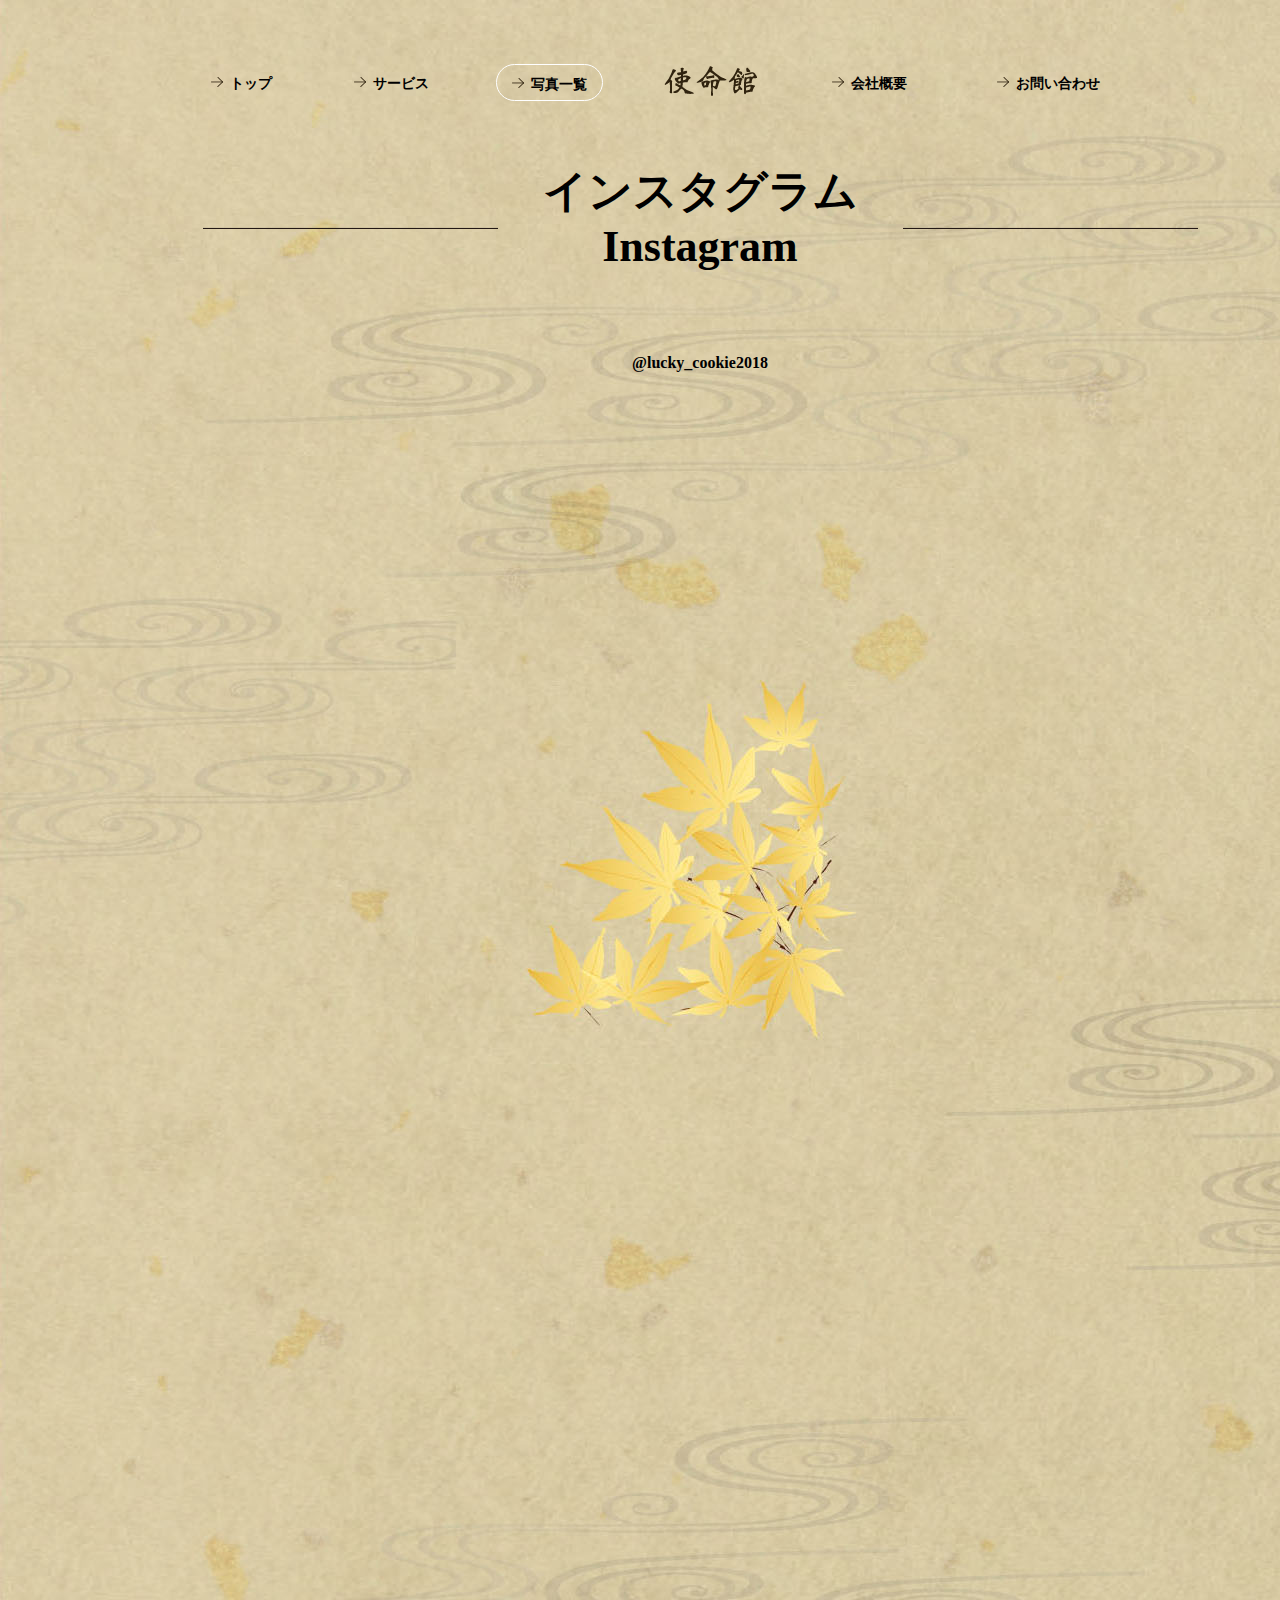
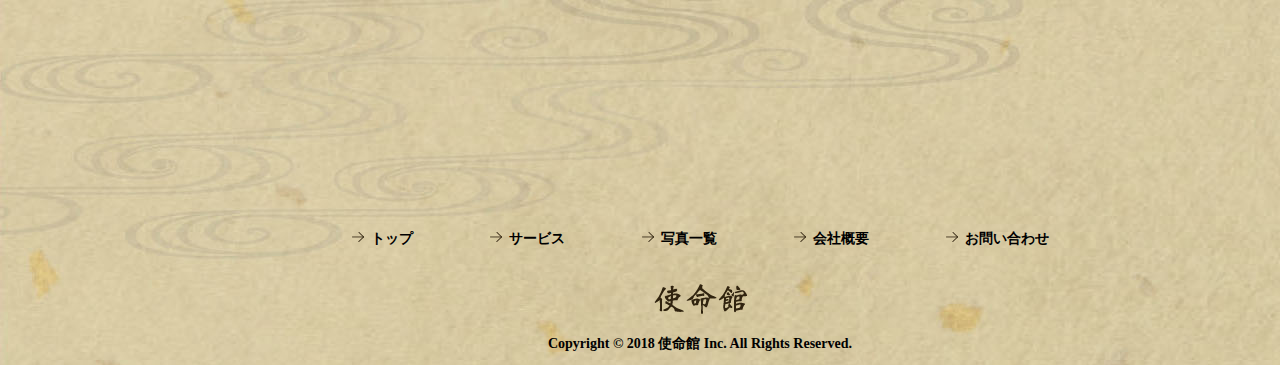
<file: instagram.html>
<!DOCTYPE html>
<html lang="en">
<!-- Head BEGIN -->
<head>
  <meta charset="utf-8">
  <title>使命館</title>

  <meta content="width=device-width, initial-scale=1.0" name="viewport">
  <meta http-equiv="X-UA-Compatible" content="IE=edge,chrome=1">

  <meta content="Firewolf Shop UI description" name="description">
  <meta content="Firewolf Shop UI keywords" name="keywords">
  <meta content="Firewolf" name="author">

  <meta property="og:site_name" content="-CUSTOMER VALUE-">
  <meta property="og:title" content="-CUSTOMER VALUE-">
  <meta property="og:description" content="-CUSTOMER VALUE-">
  <meta property="og:type" content="website">
  <meta property="og:image" content="-CUSTOMER VALUE-"><!-- link to image for socio -->
  <meta property="og:url" content="-CUSTOMER VALUE-">

  <link rel="shortcut icon" href="#">

  <!-- Fonts START -->
  <link href="http://fonts.googleapis.com/css?family=Open+Sans:300,400,600,700|PT+Sans+Narrow|Source+Sans+Pro:200,300,400,600,700,900&amp;subset=all" rel="stylesheet" type="text/css">
  <!-- Fonts END -->

  <!-- Global styles START -->          
  <link href="./css/style.css" rel="stylesheet">
  <!-- Global styles END --> 
  

</head>
<!-- Head END -->

<!-- Body BEGIN -->
<body class="">
    <div class="container instagram"> 

        <!-- BEGIN HEADER -->
        <div class="header">
            <div class="header-navigation">
                <ul>
                    <li>
                        <a href="./index.html">
                            <div class="nav-box">
                                <img src="./img/right-arrow.png">
                                <span class="header-nav">トップ</span>
                            </div>
                        </a>
                    </li>
                    <li>
                        <a href="./service.html">
                            <div class="nav-box">
                                <img src="./img/right-arrow.png">
                                <span class="header-nav">サービス</span>
                            </div>
                        </a>
                    </li>
                    <li>
                        <a href="./instagram.html">       
                            <div class="nav-box">
                                <img src="./img/right-arrow.png">
                                <span class="header-nav">写真一覧</span>
                            </div>
                        </a>         
                    </li>
                    <li>
                        <a href="./index.html">
                            <span class="site-title"><img src="./img/logo.png" alt="使命館"></span>
                        </a>
                    </li>
                    <li>
                        <a href="./profile.html">
                            <div class="nav-box">
                                <img src="./img/right-arrow.png">
                                <span class="header-nav">会社概要</span>
                            </div>
                        </a>
                    </li>
                    <li>
                        <a href="./contact.php">
                            <div class="nav-box">
                                <img src="./img/right-arrow.png">
                                <span class="header-nav">お問い合わせ</span>
                            </div>
                        </a>
                    </li>
                </ul>
            </div>
        </div>
        <!-- Header END -->

	    <div class="subpage-title instagram-title">
	    	<div class="content">
		    	<img src="./img/service-line.png" class="pull-left">
		    	<div class="pull-left">
		    		<p>インスタグラム</p>
		    		<p>Instagram</p>
		    	</div>
		    	<img src="./img/service-line.png" class="pull-left">
	    	</div>
	    </div>

	    <div class="instagram-part">
        <!-- InstaWidget -->
        <a href="https://instawidget.net/v/user/lucky_cookie2018" id="link-d0c2bd8b3aa2c1f96edc5c777a0a04f5e9b3582b7e2f89307290eddf2fa9b5ea">@lucky_cookie2018</a>
        <script src="https://instawidget.net/js/instawidget.js?u=d0c2bd8b3aa2c1f96edc5c777a0a04f5e9b3582b7e2f89307290eddf2fa9b5ea&width=985px"></script>
	    </div>

<!-- BEGIN FOOTER -->
<div class="footer">	    	
	<div class="footer-navigation">
    	<ul>
    		<li>
                <a href="./">
        			<div class="nav-box">
    	    			<img src="./img/right-arrow.png">
    	    			<span class="footer-nav">トップ</span>
    	    		</div>
                </a>
    		</li>
    		<li>
                <a href="./service.html">
        			<div class="nav-box">
    	    			<img src="./img/right-arrow.png">
    	    			<span class="footer-nav">サービス</span>
    	    		</div>
                </a>
    		</li>
    		<li>
                <a href="./instagram.html"> 
        			<div class="nav-box">
    	    			<img src="./img/right-arrow.png">
    	    			<span class="footer-nav">写真一覧</span>
    	    		</div>
                </a>
    		</li>
    		<li>
                <a href="./profile.html">
        			<div class="nav-box">
    	    			<img src="./img/right-arrow.png">
    	    			<span class="footer-nav">会社概要</span>
    	    		</div>
                </a>
    		</li>
    		<li>
                <a href="./contact.php">
        			<div class="nav-box">
    	    			<img src="./img/right-arrow.png">
    	    			<span class="footer-nav">お問い合わせ</span>
    	    		</div>
                </a>
    		</li>
    	</ul>
    </div>
    <div class="footer-bar">
    	<a href="./index.html">
           <img src="./img/logo.png" alt="使命館">
        </a>
    	<p>Copyright © 2018 使命館 Inc. All Rights Reserved.</p>
    </div>
    <div class="clearfix"></div>
</div>
<!-- END FOOTER -->
	    
	    <div class="clearfix"></div>
	</div>

    <!-- Load javascripts at bottom, this will reduce page load time -->
    <!-- BEGIN CORE PLUGINS (REQUIRED FOR ALL PAGES) -->
    <script src="./js/jquery.min.js" type="text/javascript"></script>
    <script type="text/javascript">var page = 3;</script>
    <script src="./js/layout.js" type="text/javascript"></script>
    <!-- END CORE PLUGINS -->
</body>
<!-- END BODY -->
</html>
</file>
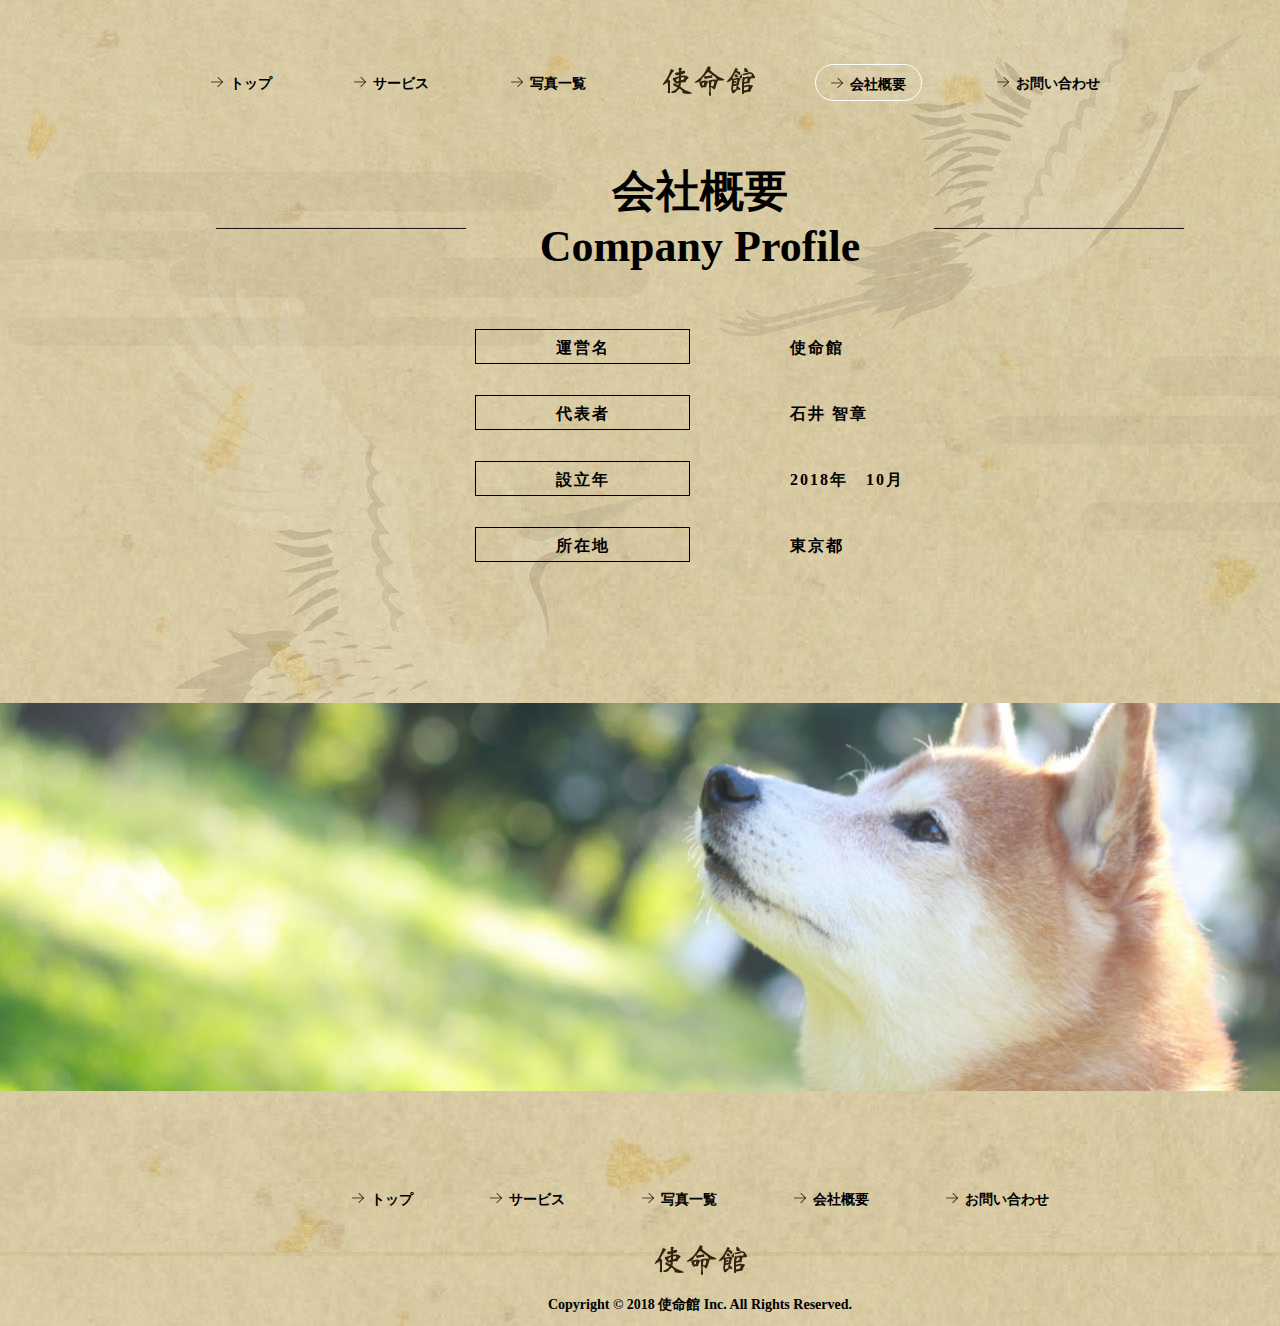
<file: profile.html>
<!DOCTYPE html>
<html lang="en">
<!-- Head BEGIN -->
<head>
  <meta charset="utf-8">
  <title>使命館</title>

  <meta content="width=device-width, initial-scale=1.0" name="viewport">
  <meta http-equiv="X-UA-Compatible" content="IE=edge,chrome=1">

  <meta content="Firewolf Shop UI description" name="description">
  <meta content="Firewolf Shop UI keywords" name="keywords">
  <meta content="Firewolf" name="author">

  <meta property="og:site_name" content="-CUSTOMER VALUE-">
  <meta property="og:title" content="-CUSTOMER VALUE-">
  <meta property="og:description" content="-CUSTOMER VALUE-">
  <meta property="og:type" content="website">
  <meta property="og:image" content="-CUSTOMER VALUE-"><!-- link to image for socio -->
  <meta property="og:url" content="-CUSTOMER VALUE-">

  <link rel="shortcut icon" href="#">

  <!-- Fonts START -->
  <link href="http://fonts.googleapis.com/css?family=Open+Sans:300,400,600,700|PT+Sans+Narrow|Source+Sans+Pro:200,300,400,600,700,900&amp;subset=all" rel="stylesheet" type="text/css">
  <!-- Fonts END -->

  <!-- Global styles START -->          
  <link href="./css/style.css" rel="stylesheet">
  <!-- Global styles END --> 
  

</head>
<!-- Head END -->

<!-- Body BEGIN -->
<body class="">
    <div class="container profile"> 

        <!-- BEGIN HEADER -->
        <div class="header">
            <div class="header-navigation">
                <ul>
                    <li>
                        <a href="./index.html">
                            <div class="nav-box">
                                <img src="./img/right-arrow.png">
                                <span class="header-nav">トップ</span>
                            </div>
                        </a>
                    </li>
                    <li>
                        <a href="./service.html">
                            <div class="nav-box">
                                <img src="./img/right-arrow.png">
                                <span class="header-nav">サービス</span>
                            </div>
                        </a>
                    </li>
                    <li>
                        <a href="./instagram.html">       
                            <div class="nav-box">
                                <img src="./img/right-arrow.png">
                                <span class="header-nav">写真一覧</span>
                            </div>
                        </a>         
                    </li>
                    <li>
                        <a href="./index.html">
                            <span class="site-title"><img src="./img/logo.png" alt="使命館"></span>
                        </a>
                    </li>
                    <li>
                        <a href="./profile.html">
                            <div class="nav-box">
                                <img src="./img/right-arrow.png">
                                <span class="header-nav">会社概要</span>
                            </div>
                        </a>
                    </li>
                    <li>
                        <a href="./contact.php">
                            <div class="nav-box">
                                <img src="./img/right-arrow.png">
                                <span class="header-nav">お問い合わせ</span>
                            </div>
                        </a>
                    </li>
                </ul>
            </div>
        </div>
        <!-- Header END -->
	    <div class="subpage-title profile-title">
	    	<div class="content">
		    	<img src="./img/service-line.png" class="pull-left">
		    	<div class="pull-left">
		    		<p>会社概要</p>
		    		<p>Company Profile</p>
		    	</div>
		    	<img src="./img/service-line.png" class="pull-left">
	    	</div>
	    </div>

	    <div class="profile-part">
	    	<div class="description">
                <div class="contain-profile">
                    <p class="rect">運営名</p><p>使命館</p>
                </div>
                <div class="contain-profile">
                    <p class="rect">代表者</p><p>石井 智章</p>
                </div>
                <div class="contain-profile">
                    <p class="rect">設立年</p><p>2018年　10月</p>
                </div>
                <div class="contain-profile">
                    <p class="rect">所在地</p><p>東京都</p>
                </div>
	    	</div>
	    	<div class="figure">
	    		<img src="./img/profile-figure.jpg">
	    	</div>
	    	<div class="clearfix"></div>
	    </div>

<!-- BEGIN FOOTER -->
<div class="footer">	    	
	<div class="footer-navigation">
    	<ul>
    		<li>
                <a href="./">
        			<div class="nav-box">
    	    			<img src="./img/right-arrow.png">
    	    			<span class="footer-nav">トップ</span>
    	    		</div>
                </a>
    		</li>
    		<li>
                <a href="./service.html">
        			<div class="nav-box">
    	    			<img src="./img/right-arrow.png">
    	    			<span class="footer-nav">サービス</span>
    	    		</div>
                </a>
    		</li>
    		<li>
                <a href="./instagram.html"> 
        			<div class="nav-box">
    	    			<img src="./img/right-arrow.png">
    	    			<span class="footer-nav">写真一覧</span>
    	    		</div>
                </a>
    		</li>
    		<li>
                <a href="./profile.html">
        			<div class="nav-box">
    	    			<img src="./img/right-arrow.png">
    	    			<span class="footer-nav">会社概要</span>
    	    		</div>
                </a>
    		</li>
    		<li>
                <a href="./contact.php">
        			<div class="nav-box">
    	    			<img src="./img/right-arrow.png">
    	    			<span class="footer-nav">お問い合わせ</span>
    	    		</div>
                </a>
    		</li>
    	</ul>
    </div>
    <div class="footer-bar">
    	<a href="./index.html">
           <img src="./img/logo.png" alt="使命館">
        </a>
    	<p>Copyright © 2018 使命館 Inc. All Rights Reserved.</p>
    </div>
    <div class="clearfix"></div>
</div>
<!-- END FOOTER -->
	    
	    <div class="clearfix"></div>
	</div>

    <!-- Load javascripts at bottom, this will reduce page load time -->
    <!-- BEGIN CORE PLUGINS (REQUIRED FOR ALL PAGES) -->
    <script src="./js/jquery.min.js" type="text/javascript"></script>
    <script type="text/javascript">var page = 5;</script>
    <script src="./js/layout.js" type="text/javascript"></script>
    <!-- END CORE PLUGINS -->
</body>
<!-- END BODY -->
</html>
</file>
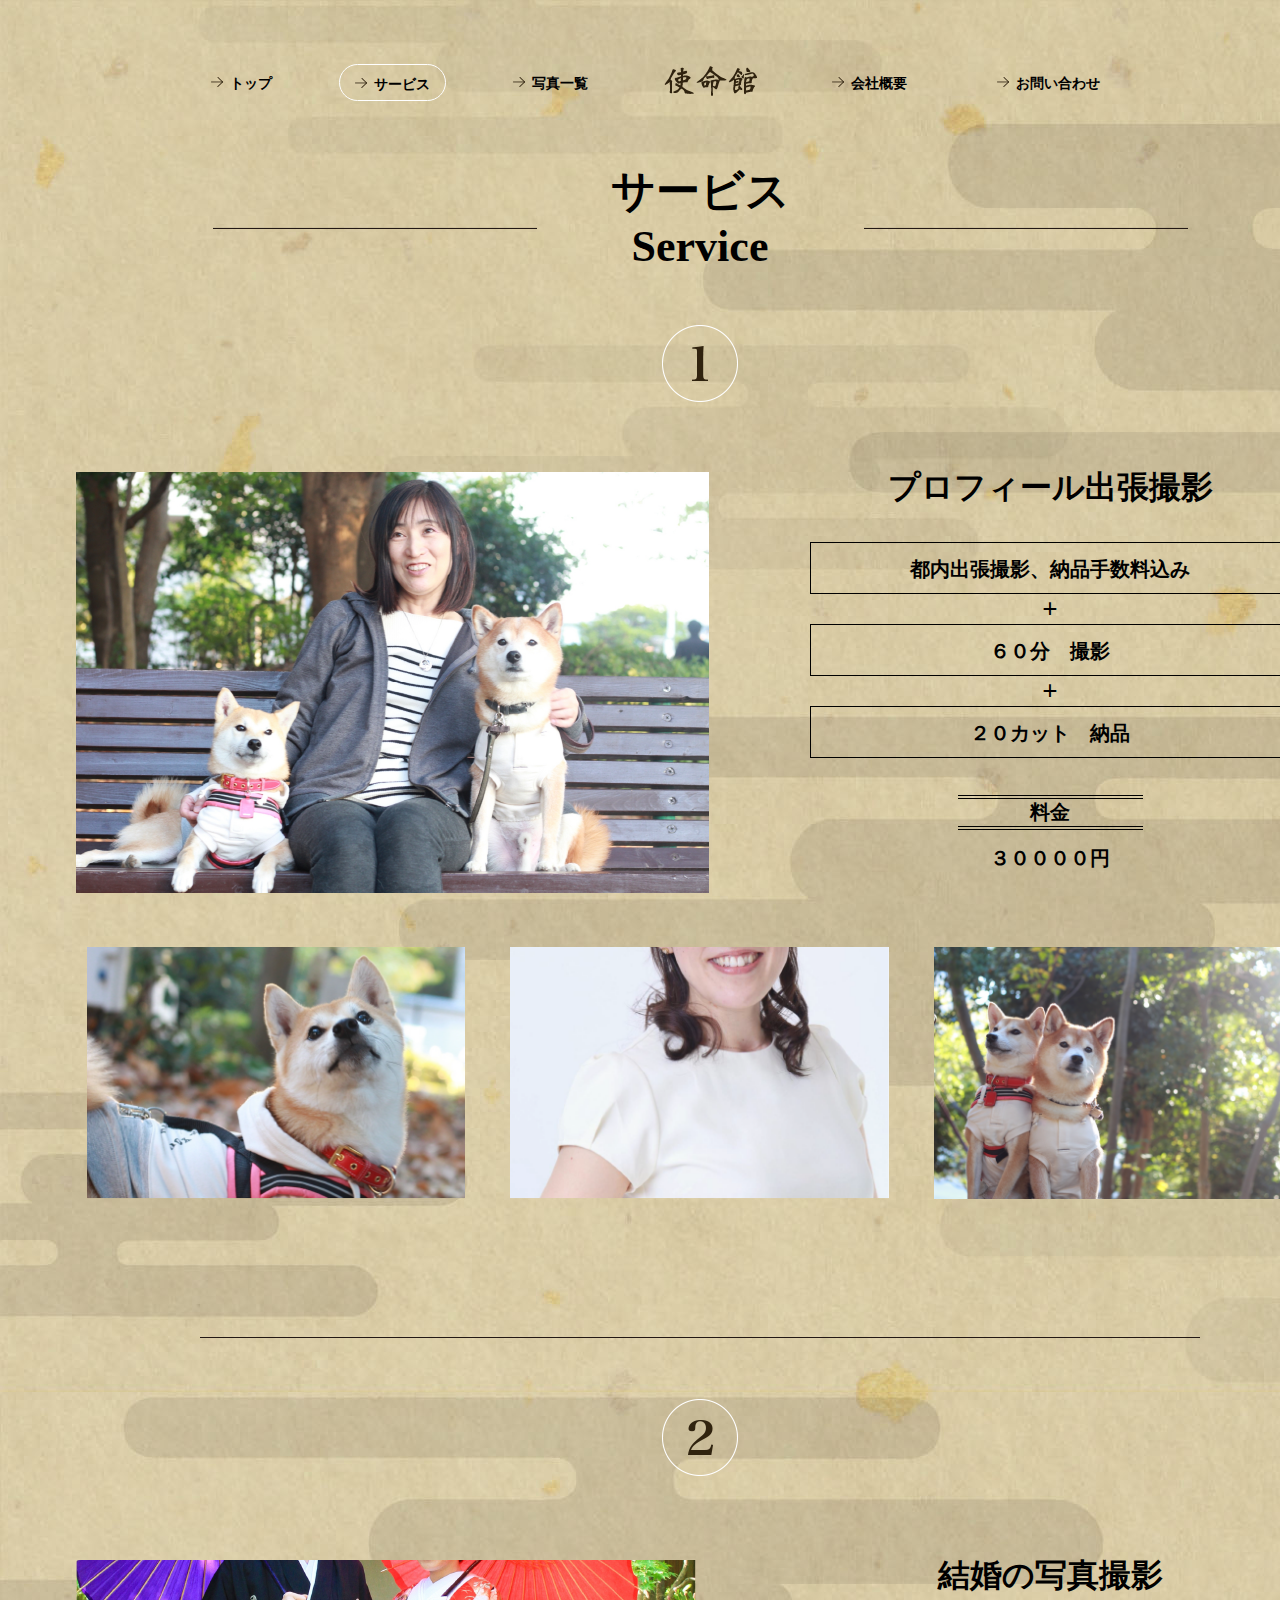
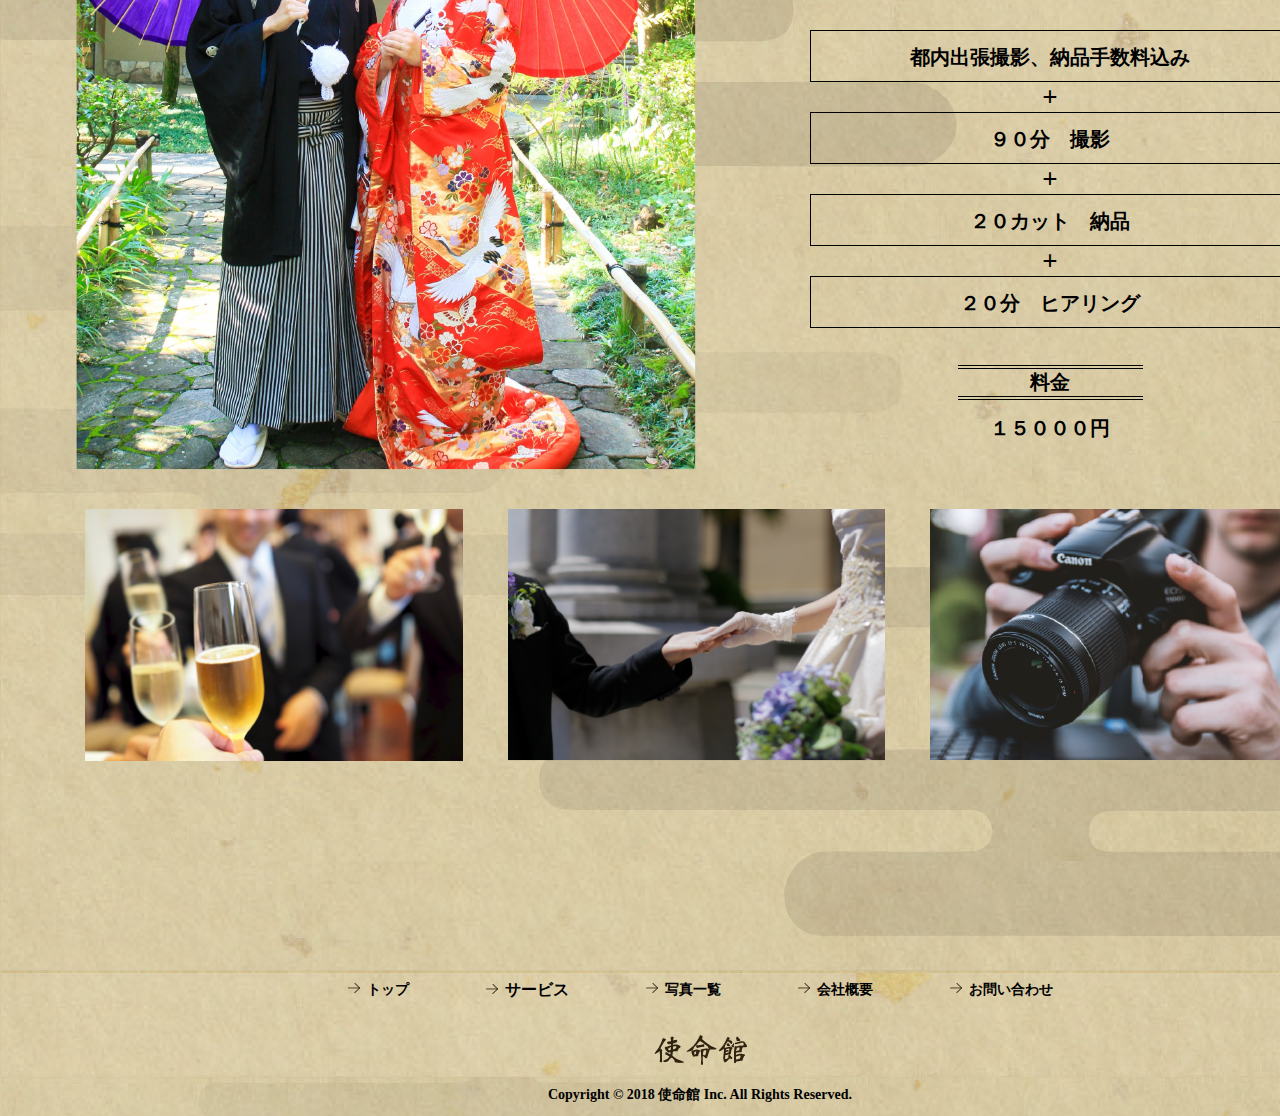
<file: service.html>
<!DOCTYPE html>
<html lang="en">
<!-- Head BEGIN -->
<head>
  <meta charset="utf-8">
  <title>使命館</title>

  <meta content="width=device-width, initial-scale=1.0" name="viewport">
  <meta http-equiv="X-UA-Compatible" content="IE=edge,chrome=1">

  <meta content="Firewolf Shop UI description" name="description">
  <meta content="Firewolf Shop UI keywords" name="keywords">
  <meta content="Firewolf" name="author">

  <meta property="og:site_name" content="-CUSTOMER VALUE-">
  <meta property="og:title" content="-CUSTOMER VALUE-">
  <meta property="og:description" content="-CUSTOMER VALUE-">
  <meta property="og:type" content="website">
  <meta property="og:image" content="-CUSTOMER VALUE-"><!-- link to image for socio -->
  <meta property="og:url" content="-CUSTOMER VALUE-">

  <link rel="shortcut icon" href="#">

  <!-- Fonts START -->
  <link href="http://fonts.googleapis.com/css?family=Open+Sans:300,400,600,700|PT+Sans+Narrow|Source+Sans+Pro:200,300,400,600,700,900&amp;subset=all" rel="stylesheet" type="text/css">
  <!-- Fonts END -->

  <!-- Global styles START -->          
  <link href="./css/style.css" rel="stylesheet">
  <!-- Global styles END --> 
  

</head>
<!-- Head END -->

<!-- Body BEGIN -->
<body class="">
    <div class="container service"> 

        <!-- BEGIN HEADER -->
        <div class="header">
            <div class="header-navigation">
                <ul>
                    <li>
                        <a href="./index.html">
                            <div class="nav-box">
                                <img src="./img/right-arrow.png">
                                <span class="header-nav">トップ</span>
                            </div>
                        </a>
                    </li>
                    <li>
                        <a href="./service.html">
                            <div class="nav-box">
                                <img src="./img/right-arrow.png">
                                <span class="header-nav">サービス</span>
                            </div>
                        </a>
                    </li>
                    <li>
                        <a href="./instagram.html">       
                            <div class="nav-box">
                                <img src="./img/right-arrow.png">
                                <span class="header-nav">写真一覧</span>
                            </div>
                        </a>         
                    </li>
                    <li>
                        <a href="./index.html">
                            <span class="site-title"> <img src="./img/logo.png" alt="使命館"></span>
                        </a>
                    </li>
                    <li>
                        <a href="./profile.html">
                            <div class="nav-box">
                                <img src="./img/right-arrow.png">
                                <span class="header-nav">会社概要</span>
                            </div>
                        </a>
                    </li>
                    <li>
                        <a href="./contact.php">
                            <div class="nav-box">
                                <img src="./img/right-arrow.png">
                                <span class="header-nav">お問い合わせ</span>
                            </div>
                        </a>
                    </li>
                </ul>
            </div>
        </div>
        <!-- Header END -->
	    <div class="subpage-title service-title">
	    	<div class="content">
		    	<img src="./img/service-line.png" class="pull-left">
		    	<div class="pull-left">
		    		<p>サービス</p>
		    		<p>Service</p>
		    	</div>
		    	<img src="./img/service-line.png" class="pull-left">
	    	</div>
	    </div>

	    <div class="service-one">
	    	<div class="num">
	    		<img src="./img/circle-num-1.png">
	    	</div>
	    	<div class="top">
	    		<div class="left col-6">
	    			<img src="./img/service-img-1.png">
	    		</div>
	    		<div class="right col-6">
                    <div class="contain-rect">
    	    			<p class="rect-title">プロフィール出張撮影</p>
    	    			<!-- <img src="./img/service-one-grid.png"> -->
                        <div class="rect">
    	    			    <p>都内出張撮影、納品手数料込み</p>
                        </div>
                        <div class="plus">
                            +
                        </div>
                        <div class="rect">
    	    			<p>６０分　撮影</p>
                        </div>
                         <div class="plus">
                            +
                        </div>
    	    			<div class="rect">
                        <p>２０カット　納品</p>
                        </div>
                        <div class="double-rect">
    	    			<p>料金</p>
                        </div>
                        <div class="rect1">
    	    			<p>３００００円</p>
                        </div>
                    </div>
	    		</div>
	    		<div class="clearfix"></div>
	    	</div>
	    	<div class="down">
	    		<img src="./img/service-top-img-1.png">
	    		<img src="./img/service-top-img-2.png">
	    		<img src="./img/service-top-img-3.png">
	    	</div>
	    	<div class="end">
	    		<img src="./img/border.png">
	    	</div>
	    	<div class="clearfix"></div>
	    </div>

	    <div class="service-two">
	    	<div class="num">
	    		<img src="./img/circle-num-2.png">
	    	</div>
	    	<div class="top">
	    		<div class="left col-6">
	    			<img src="./img/service-img-2.png">
	    		</div>
	    		<div class="right col-6">
	    			<div class="contain-rect">
                        <p class="rect-title">結婚の写真撮影</p>
                        <!-- <img src="./img/service-one-grid.png"> -->
                        <div class="rect">
                            <p>都内出張撮影、納品手数料込み</p>
                        </div>
                        <div class="plus">
                            +
                        </div>
                        <div class="rect">
                        <p>９０分　撮影</p>
                        </div>
                         <div class="plus">
                            +
                        </div>
                        <div class="rect">
                        <p>２０カット　納品</p>
                        </div>
                         <div class="plus">
                            +
                        </div>
                        <div class="rect">
                        <p>２０分　ヒアリング</p>
                        </div>
                        <div class="double-rect">
                        <p>料金</p>
                        </div>
                        <div class="rect1">
                        <p>１５０００円</p>
                        </div>
                    </div>

	    		</div>
	    		<div class="clearfix"></div>
	    	</div>
	    	<div class="down">
	    		<img src="./img/service-top-img-4.png">
	    		<img src="./img/service-top-img-5.png">
	    		<img src="./img/service-top-img-6.png">
	    	</div>
	    	<div class="clearfix"></div>
	    </div>

<!-- BEGIN FOOTER -->
<div class="footer">	    	
	<div class="footer-navigation">
    	<ul>
    		<li>
                <a href="./">
        			<div class="nav-box">
    	    			<img src="./img/right-arrow.png">
    	    			<span class="footer-nav">トップ</span>
    	    		</div>
                </a>
    		</li>
    		<li>
                <a href="./service.html">
        			<div class="nav-box">
    	    			<img src="./img/right-arrow.png">
    	    			<span class="footer
                        -nav">サービス</span>
    	    		</div>
                </a>
    		</li>
    		<li>
                <a href="./instagram.html"> 
        			<div class="nav-box">
    	    			<img src="./img/right-arrow.png">
    	    			<span class="footer-nav">写真一覧</span>
    	    		</div>
                </a>
    		</li>
    		<li>
                <a href="./profile.html">
        			<div class="nav-box">
    	    			<img src="./img/right-arrow.png">
    	    			<span class="footer-nav">会社概要</span>
    	    		</div>
                </a>
    		</li>
    		<li>
                <a href="./contact.php">
        			<div class="nav-box">
    	    			<img src="./img/right-arrow.png">
    	    			<span class="footer-nav">お問い合わせ</span>
    	    		</div>
                </a>
    		</li>
    	</ul>
    </div>
    <div class="footer-bar">
    	<a href="./index.html">
             <img src="./img/logo.png" alt="使命館">
        </a>
    	<p>Copyright © 2018 使命館 Inc. All Rights Reserved.</p>
    </div>
    <div class="clearfix"></div>
</div>
<!-- END FOOTER -->
	    
	    <div class="clearfix"></div>
	</div>

    <!-- Load javascripts at bottom, this will reduce page load time -->
    <!-- BEGIN CORE PLUGINS (REQUIRED FOR ALL PAGES) -->
    <script src="./js/jquery.min.js" type="text/javascript"></script>
    <script type="text/javascript">var page = 2;</script>
    <script src="./js/layout.js" type="text/javascript"></script>
    <!-- END CORE PLUGINS -->
</body>
<!-- END BODY -->
</html>
</file>
<file: css/style.css>
/*begin common style*/
*{
    -webkit-box-sizing: border-box;
    -moz-box-sizing: border-box;
    box-sizing: border-box;
    padding: 0;
    margin: 0;
}

html{box-sizing:border-box}*,*:before,*:after{box-sizing:inherit}

::placeholder{
	color: #D9D9D9;
}

.border-black{
    border:5px solid black;
}

.container{
    margin-right: auto;
    margin-left: auto;
    width: 1400px;
}

.pull-left {
	float: left;
}

.pull-right {
	float: right;
}

.clearfix {
	clear: both;
}

[class*="col-"]{
    float: left;
    padding: 15px;
}

.col-6{
    width: 50%;
}

.sp-show{
    display: none !important;
}

.sp-hide{
    display: block;
}

body{
    direction: ltr;
    background: #525659;
    font-family:"Hiragino Mincho ProN", "小塚ゴシック Pr6N R","游明朝", YuMincho, "ヒラギノ明朝 ProN W3",  "ＭＳ Ｐ明朝", "ＭＳ 明朝", serif;
    font-weight: 900;
    min-height: 100%;
}

a {
    text-decoration:none;
    color: #000;
}

ul {
    list-style: none;
}
img {
    max-width: 1399px;
}
/*end common style*/

/*begin header style*/
.header{
    height: 174px;
    padding-top: 58px;
}
.header ul {
    height: 36px;
    width: 1008px;
        margin: 0 auto;
}
.header ul li {
    float: left;
    margin-right: 52px;
}
.header ul li:nth-child(5){
    margin-left: 0px;
    margin-right: 60px;
}
.header ul li:last-child{
    margin-right: 0;
}
.header ul li a{
    color: #000;
}
.header .nav-box{
    height: 37px;
    line-height: 37px;
    padding-left: 15px;
    padding-right: 15px;
    margin-top: 6px;
    font-weight:bold;
}
.header .nav-box img{
    margin-bottom: 1px;
    margin-right: 3px;
}
.header .nav-active{
    border: 1px solid #fff;
    border-radius: 20px;
}
.header-nav{
    line-height: 37px;
    font-size: 14px;
}
.site-title{
    font-size: 32px;
}
/*end header style*/

/*begin footer style*/
.footer-navigation{
    margin-top:95px;
    padding-bottom: 16px;
}
.footer-navigation .nav-box img{
    margin-bottom: 1px;
    margin-right: 3px;
}
.footer ul {
    height: 36px;
    display:table;
    margin: 0 auto;
}
.footer-nav{
    font-size: 14px;
}
.footer ul li {
    float: left;
    margin-right: 77px;
}
.footer ul li:last-child{
    margin-right: 0;
}
.footer ul li a {
    color: #000;
}
.footer-bar{
    text-align: center;
}
.footer-bar > a{
    color: #000;
}
.footer-bar > a > p{
    font-size: 32px;
}
.footer-bar > p{
    font-size: 14px;
    padding-top: 12px;
    padding-bottom: 12px;
}
/*end footer style*/
.container.index{
    background:url('../img/back-top.png');
}
.container.contact{
    background:url('../img/back-contact.jpg');
}
.container.instagram{
      background:url('../img/back-instagram.jpg');
}
.container.profile{
    background:  url('../img/back-profile.jpg');
}
.container.service{
    background:  url('../img/back-service.jpg');
}

/*ujg*/
.contain-rect{
    margin:0 auto;
}
.contain-rect div{
    margin:0 auto;   
}
.service-one .top .right{
    margin:0 auto;
    text-align:center;
}
.contain-rect p.rect-title{
    font-size: 32px !important;
    margin-bottom:32px;
}
.plus{
    font-size:27px;
    height:30px;
    line-height:30px;
}
.contain-rect div.rect{    
    width:480px;
    height:52px;
    line-height:52px;
    border:1px solid black;
}
.double-rect{
    margin-top:37px !important;
    border-top:4px double black;
    border-bottom:4px double black;
    margin-bottom:15px !important;
    width:185px;
}

.site-title img{
    margin-top:5px;
}

/*ujg*/

/*begin take-box style*/
.take-box .figure{
    position: relative;
}
.take-box .figure p.top-text{
    position: absolute;
    top: 193px;
    left: 193px;
}
.take-box .figure p.down-text{
    position: absolute;
    top: 273px;
    left: 432px;
}
.take-box .figure p{
    font-size: 44.86px;
}
.take-box .description{
    text-align: center;
}
.take-box .description > p{
    font-size: 16px;
}
.take-box .description > p:first-child{
    font-size: 32px;
    margin-top: 59px;
    margin-bottom: 7px;
}
.take-box .description > p:nth-of-type(3){
    margin-top: 7px;
    margin-bottom: 60px;
}
/*end take-box style*/

/*begin service-box style*/
.service-box{
    text-align: center;
}
.service-box .title p:first-child{
    font-size: 32px;
        margin-top: 79px;
}
.service-box .title p:nth-child(2){
    font-size: 21px;
}
.service-box .description-top,
.service-box .description-down{
    padding-top: 58px;
    padding-bottom: 37px;
    position: relative;
}
.service-box .description-top span,
.service-box .description-down span{
    font-size: 24px;
    margin-right: 18px;
}
.service-box .description-top img,
.service-box .description-down img{
    position: relative;
    top: 2px;
}
.service-box .figure{
    
}
.service-box .figure img{
    max-height: 252px;
}
.service-box .figure img:nth-child(2){
    margin-left: 33px;
    margin-right: 33px;
}
.service-box .end{
    margin-top: 114px;
}
/*end service-box style*/

/*begin prfile-box style*/
.prfile-box{
    text-align: center;
    position: relative;
}
.prfile-box a{
    color: #000;
}
.prfile-box .title p:first-child{
    font-size: 32px;
    margin-top: 74px;
}
.prfile-box .title p:nth-child(2){
    font-size: 21px;
    margin-top: 7px;
}
.prfile-box .title img{
    position: absolute;
    top: 27px;
    right: 500px;
}
.prfile-box .figure{
    margin-top: 42px;
}
.prfile-box .end{
    margin-top: 87px;
}
/*end prfile-box style*/

/*begin contact-box style*/
.contact-box{
    text-align: center;
    position: relative;
}
.contact-box .title p:first-child{
    font-size: 32px;
    margin-top: 70px;
}
.contact-box .title p:nth-child(2){
    font-size: 21px;
    margin-top: 7px;
}
.contact-box .title img{
    position: absolute;
    top: 27px;
    right: 500px;
}
.contact-box .figure{
    margin-top: 43px;
}
/*end contact-box style*/

/*begin subpage-title style*/
.subpage-title{
    position: relative;
    top: -12px;
    text-align: center;
}
.subpage-title .content{
    margin: 0 auto;
    height: 120px;
    display: table;
}
.subpage-title .content div p:first-child{
    font-size: 44px;
}
.subpage-title .content div p:last-child{
    font-size: 44px;
}
.subpage-title .content img{
    margin-top: 64px;
}
.subpage-title .content img:first-child{
    margin-right: 74px;
}
.subpage-title .content img:nth-of-type(2){
    margin-left: 74px;
}
/*end subpage-title style*/

/*begin service-part style*/
.service-title .content img {
    width: 324px;
}
.subpage-title .content div,
.service-one .num,
.service-two .num{
    text-align: center;
}
.service-one .num{
    margin-top: 31px;
    margin-bottom: 51px;
}
.service-one .top .left,
.service-two .top .left{
    padding-left: 76px;
}
.service-one .top .right,
.service-two .top .right{
    text-align: center;
    padding-top: 9px;
    position: relative;
        height: 490px;
}
.service-two .top .right p,
.service-one .top .right p{
    font-size:  20px;
    position: relative;
}

.service-one .top .right img,
.service-two .top .right img{
        position: relative;
    top: 21px;
}
.service-one .top .right p:nth-of-type(2){top: -282px;}
.service-one .top .right p:nth-of-type(3){top: -235px;}
.service-one .top .right p:nth-of-type(4){top: -183px;}
.service-one .top .right p:nth-of-type(5){top: -118px;}
.service-one .top .right p:nth-of-type(6){top: -98px;}
.service-two .top .right p:nth-of-type(2){top: -354px;}
.service-two .top .right p:nth-of-type(3){top: -307px;}
.service-two .top .right p:nth-of-type(4){top: -255px;}
.service-two .top .right p:nth-of-type(5){top: -203px;}
.service-two .top .right p:nth-of-type(6){top: -150px;}
.service-two .top .right p:nth-of-type(7){top: -123px;}
.service-one .down,
.service-two .down{
   text-align:center;
}
.service-two .down{
    margin-top: 20px;
    margin-bottom: 120px;
}
.service-one .down img,
.service-two .down img{
    /*max-width: 385px;*/
    max-height: 252px;
}
.service-one .down img:nth-of-type(2),
.service-two .down img:nth-of-type(2){
    margin: 0 41px;
}
.end{
    text-align: center;
}
.service-one .end{
    padding-top: 121px;
}
.service-two .num{
    margin-top: 57px;
    margin-bottom: 65px;
}
/*end service-part style*/

/*brgin instagram-part style*/
.instagram-title .content img{
    width: 295px;
}
.instagram-title .content img:first-child{
    margin-right: 45px;
}
.instagram-title .content img:nth-of-type(2){
    margin-left: 45px;
}
.instagram-part{
    width: 1300px;
    height: 1380px;
    margin: 0 auto;
    margin-top: 60px;
        text-align: center;
}
.instagram-part img{
    margin: 58px 147px;
}
/*end instagram-part style*/

/*begin profile-part style*/
.profile-title .content img{
    width: 250px;
}
.profile-part .description{
    padding-top: 35px;
    margin:0 auto;
    margin-bottom: 140px;
}
.contain-profile{
    margin:0 auto;
    width:450px;    
    margin-bottom:30px; 
}
.contain-profile p{
    height:35px;
    line-height:35px;
}
.contain-profile .rect{
    width: 215px;
    border: 1px solid #000;
    margin-right:100px; 
    text-align:center;  
}
.contain-profile p{
    display: inline-block;
    letter-spacing: 2px;
}

.profile-part .figure{
    margin-bottom: 90px;
}
.profile-part .figure img{
    width: 1400px;
}
/*end profile-part style*/

/*begin contact-part style*/
.contact-part{
    margin-bottom: 95px;
    position: relative;
}
.contact-title .content img{
    width: 295px;
}
.contact-part .description{
    padding-top: 50px;
    padding-left: 195px;
}
.contact-part .description p{
    font-size: 16px;
    margin-bottom: 10px;
}
.contact-part .description p:first-child{
    font-size: 32px;
    margin-bottom: 40px;
}
.contact-part .description p:last-child{
    margin-top: 40px;
}
.form-box{
    padding: 0 195px; 
}
.form-box label{
    font-size: 20px;
    line-height: 26px;
}
.form-box .form-body{
    padding-top: 43px; 
}
.form-box .form-body .col-6{
    padding-right: 0 !important;
    padding-left: 0 !important;
    padding-bottom: 0 !important;
}
.form-box .form-body .label{
    width: 170px;
    float: left;
    padding-top: 7px;
    padding-right: 10px;
}
.form-box .form-body .value{
    width: 275px;
    float: left;
    padding: 5px 0;
}
.form-box .form-body input,
.form-box .form-body textarea{
    width: 829.884px;
    background: #fff9;
    border: 0;
}
.form-box .form-body input{
    height: 33.673px;
}
.form-box .form-body textarea{
    height: 187.487px;
}
.form-box .form-body .form-group{
    padding: 9px 0;
}
.form-box .form-body .form-group:first-child input{
    width: 307.746px;
}
.form-box .form-body .form-group:first-child .value{
    width: 275px;
    float: left;
}
.form-action{
    text-align: center;
    padding-top: 50px;
}
.form-action input{
    width: 366.43px;
    height: 59.311px;
    opacity: 0.85;
    border: 1px solid #271d1a;
    border-radius: 30px;
    font-size: 24px;
}
#confirm, #submit{
    background-color: rgb(39, 29, 26);
    color: #fff;
}
#reset{
    background-color: #fff;
    color: rgb(39, 29, 26);
}
#reset, #submit{
    margin: 0 10px;
}
.form-result{text-align: center;font-size: 20px;
    line-height: 26px; padding-top: 15px;}
.margin-l17{
    width: 150px !important;
    margin-left: 36px;
}
#wait{display:none;width:69px;height:69px;position:absolute;top:50%;left:48%;padding:2px;}
/*end contact-part style*/
</file>
